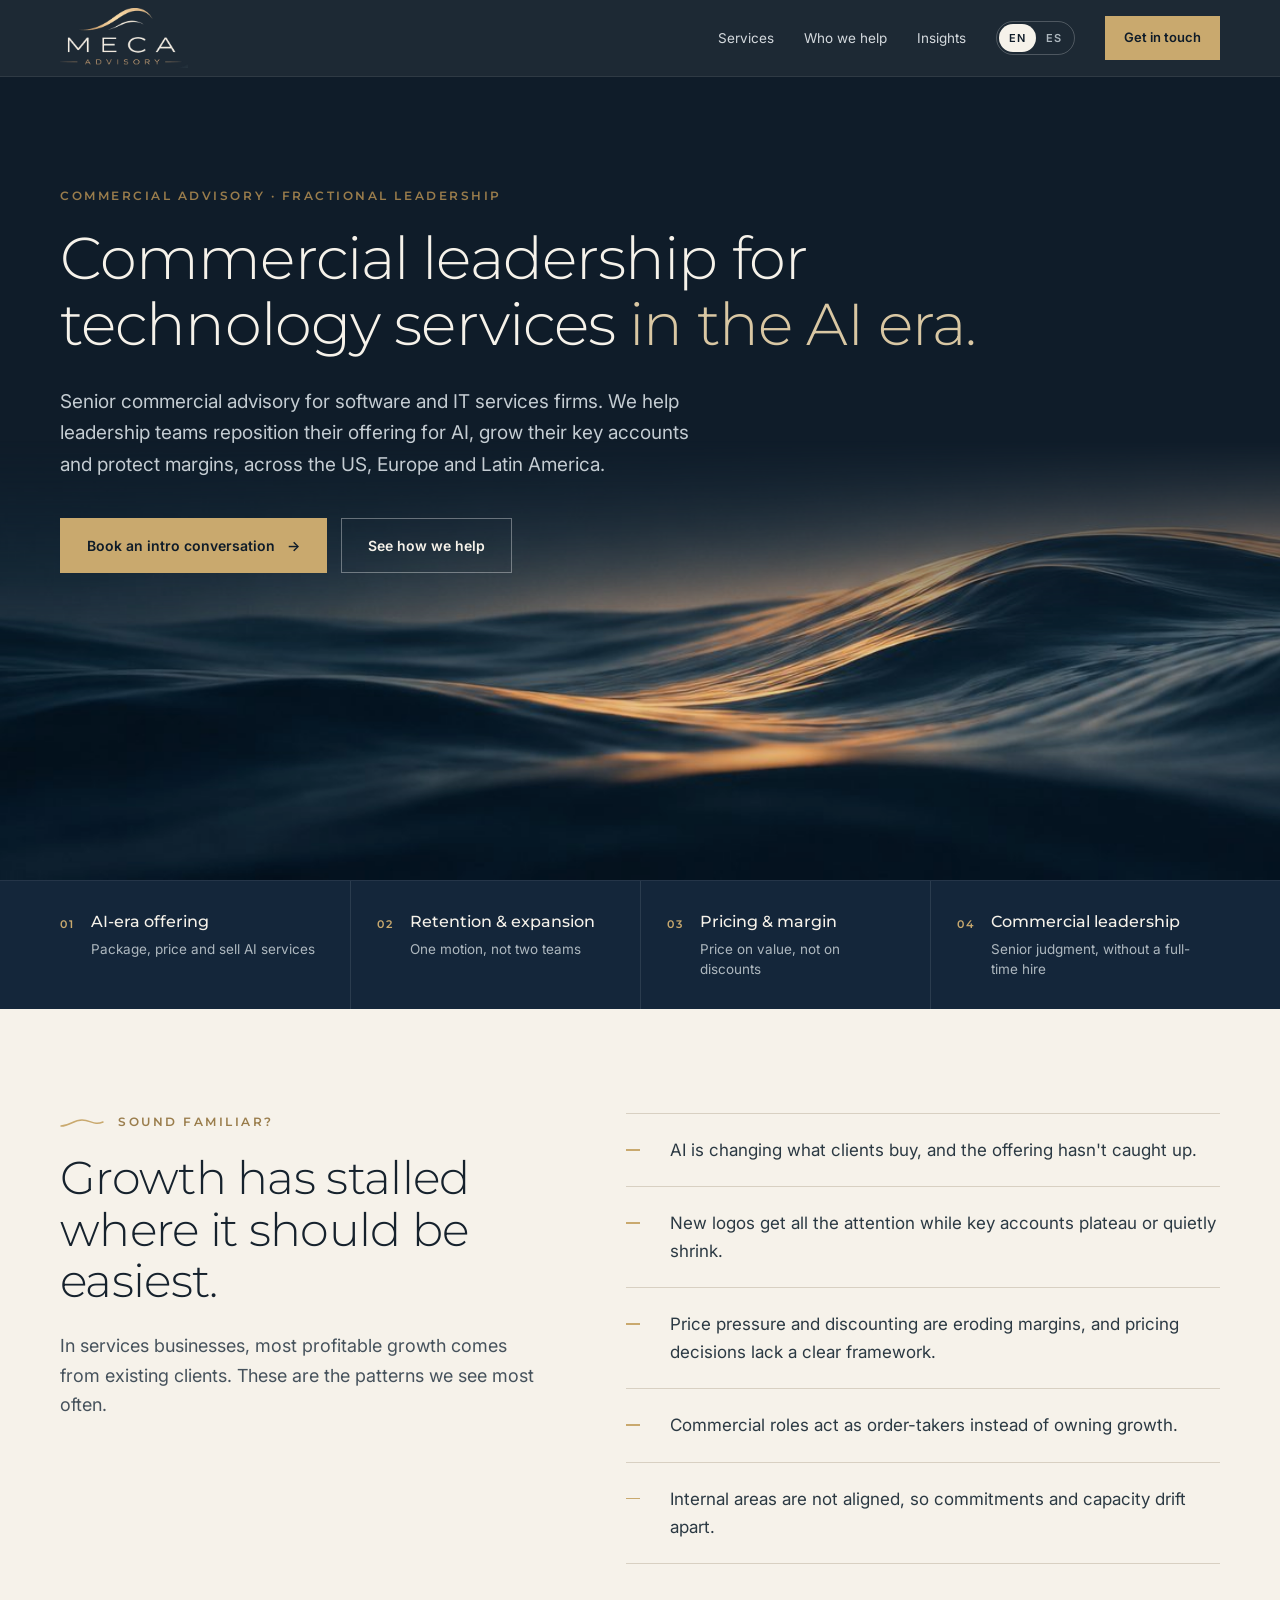
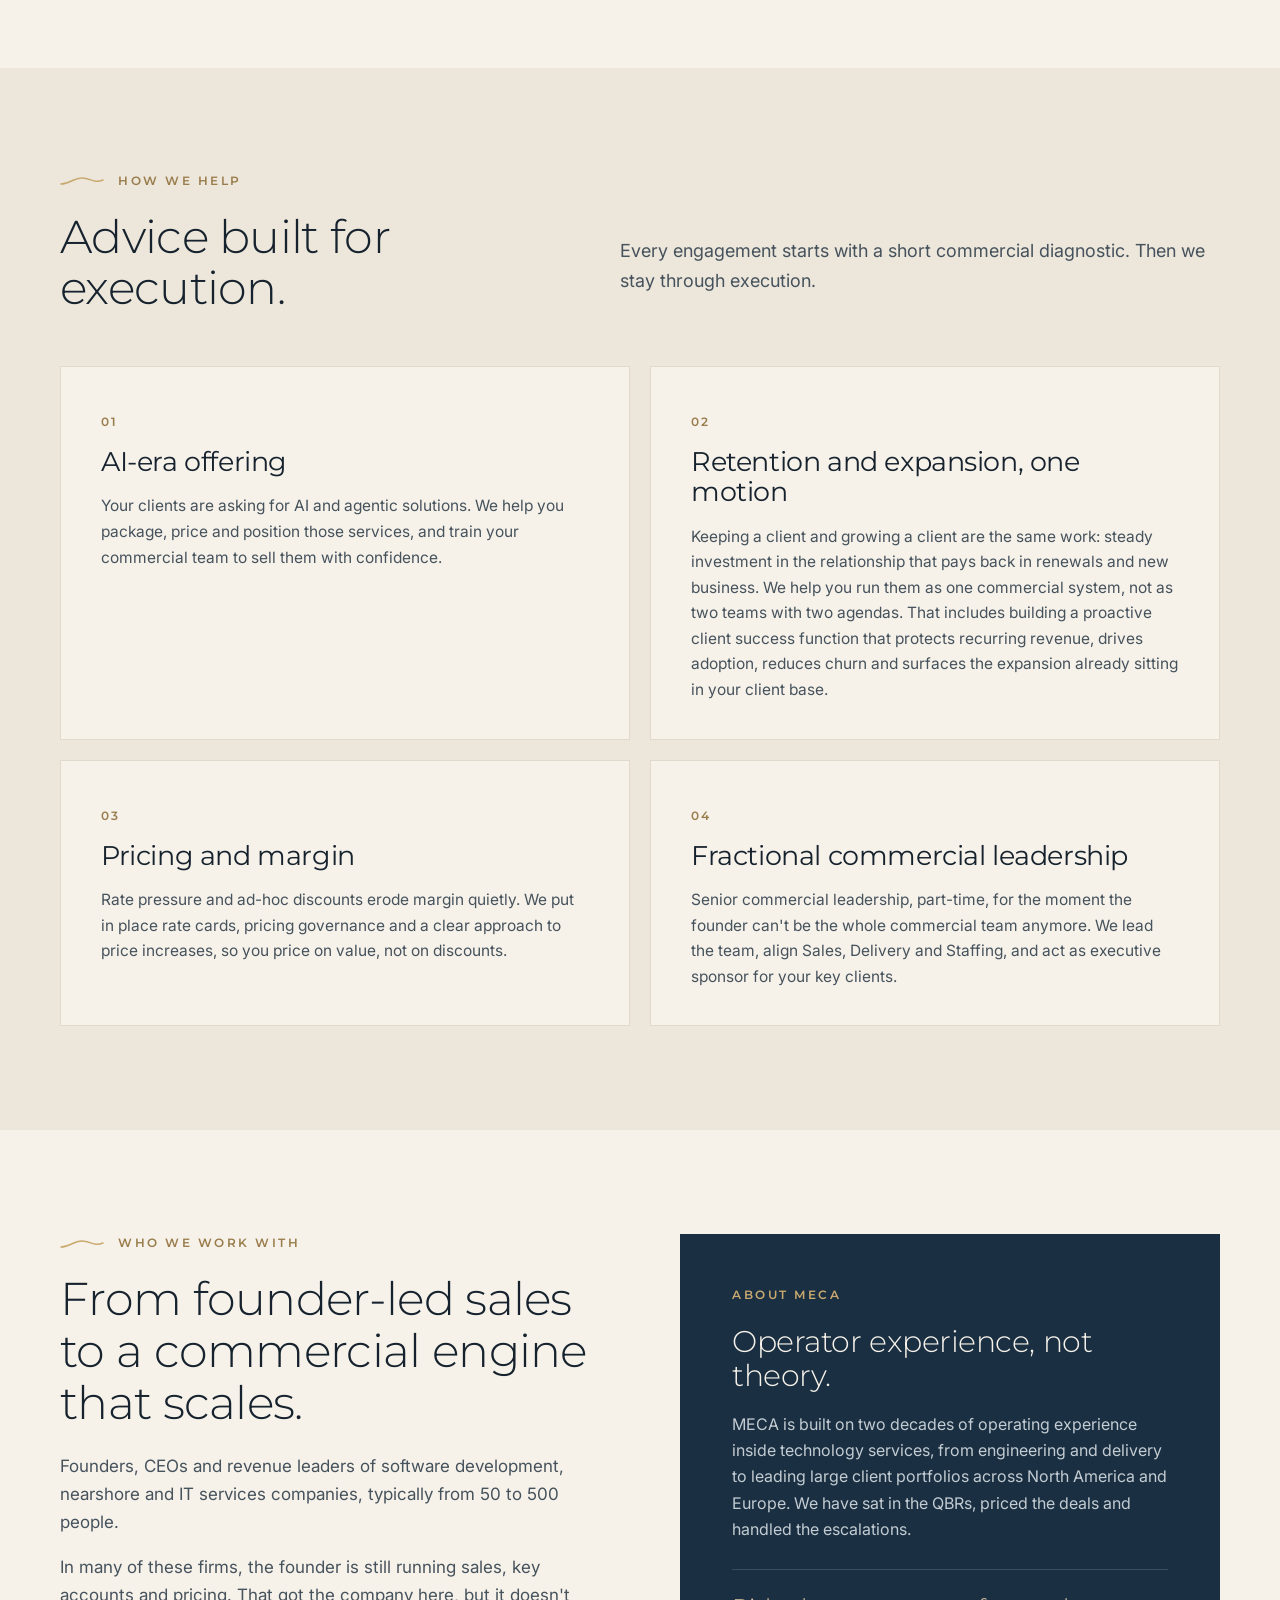
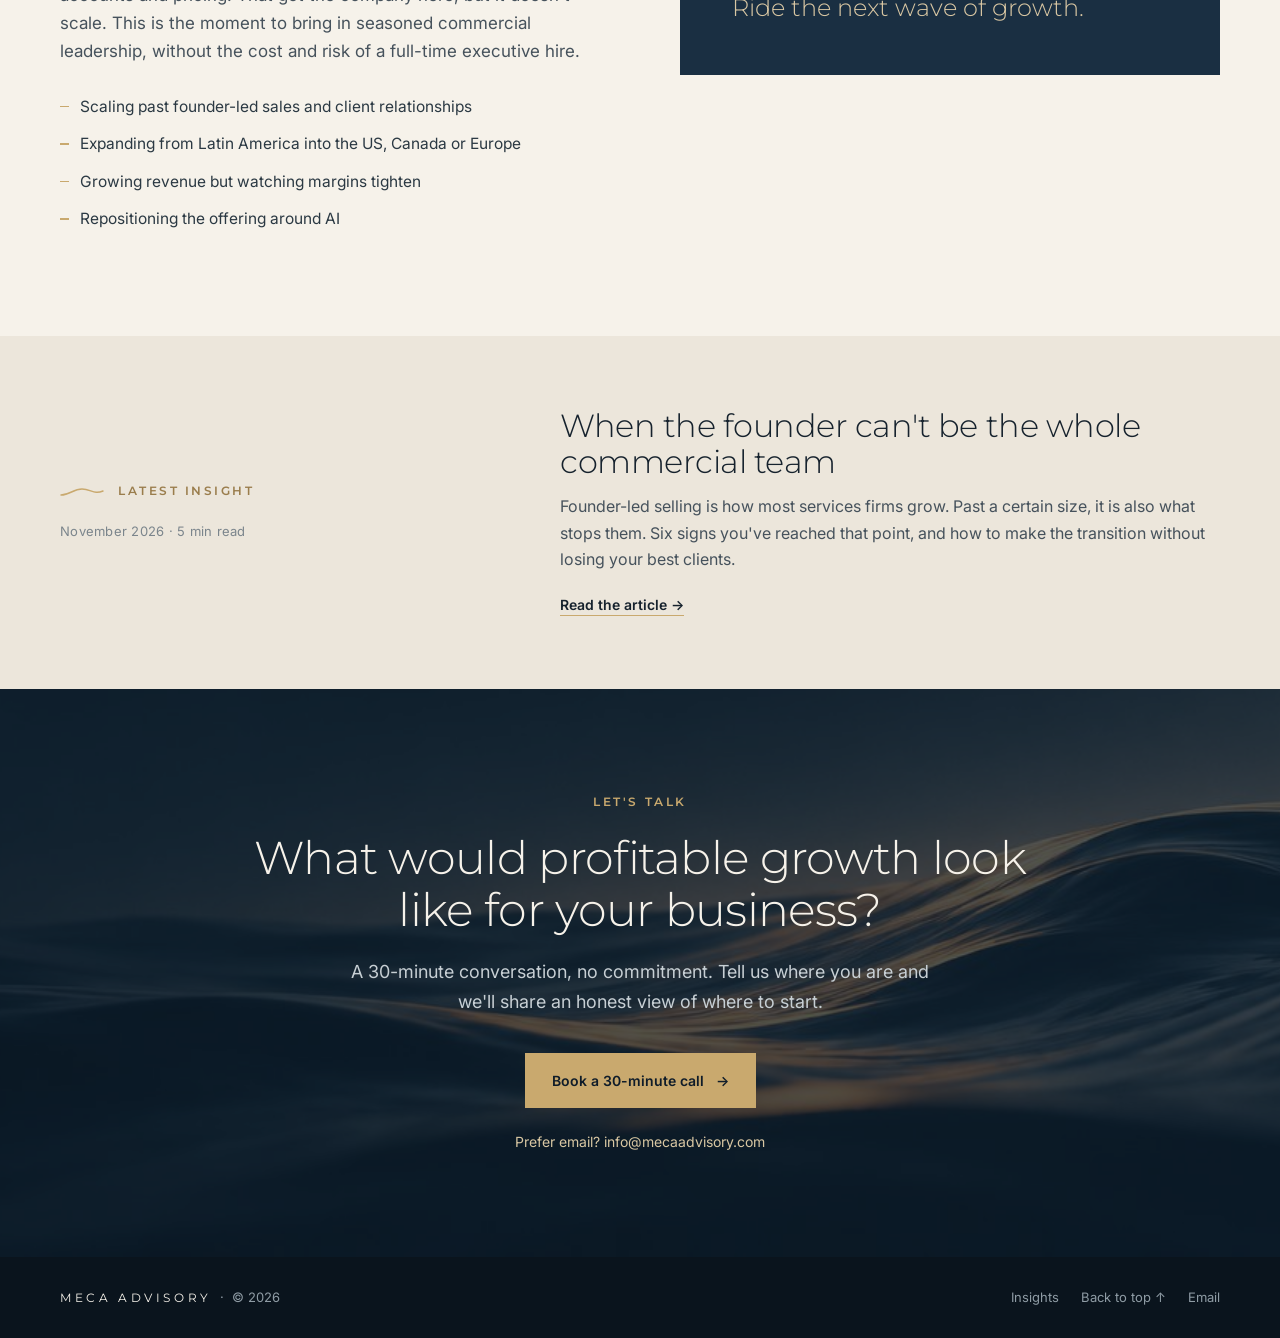
<file: index.html>
<!doctype html>
<html lang="en" data-lang="en">
<head>
  <meta charset="utf-8" />
  <meta name="viewport" content="width=device-width, initial-scale=1" />
  <title>MECA Advisory | Commercial leadership for technology services in the AI era</title>
  <meta name="description" content="Senior commercial advisory for software and IT services firms: AI-era offering, retention and expansion, pricing and margin, and fractional commercial leadership." />
  <meta name="theme-color" content="#0f1c29" />
  <link rel="canonical" href="https://mecaadvisory.com/" />
  <meta property="og:type" content="website" />
  <meta property="og:url" content="https://mecaadvisory.com/" />
  <meta property="og:title" content="MECA Advisory | Commercial leadership for technology services in the AI era" />
  <meta property="og:description" content="Senior commercial advisory for software and IT services firms: AI-era offering, retention and expansion, pricing and margin, and fractional commercial leadership." />
  <meta property="og:image" content="https://mecaadvisory.com/assets/og-image.jpg" />
  <meta name="twitter:card" content="summary_large_image" />
  <link rel="icon" href="assets/favicon.svg" type="image/svg+xml" />
  <link rel="preconnect" href="https://fonts.googleapis.com" />
  <link rel="preconnect" href="https://fonts.gstatic.com" crossorigin />
  <link href="https://fonts.googleapis.com/css2?family=Montserrat:wght@300;400;500;600&family=Inter:wght@400;500;600&display=swap" rel="stylesheet" />
  <link rel="stylesheet" href="assets/site.css" />
</head>
<body>

<header class="site-header">
  <div class="container nav">
    <a class="logo" href="#top" aria-label="MECA Advisory"><img src="assets/meca-logo.png" alt="MECA Advisory" width="360" height="166" /></a>
    <nav class="nav-links" aria-label="Main">
      <a class="nl" href="#services"><span lang="en">Services</span><span lang="es">Servicios</span></a>
      <a class="nl" href="#who"><span lang="en">Who we help</span><span lang="es">A quién ayudamos</span></a>
      <a class="nl" href="insights/"><span lang="en">Insights</span><span lang="es">Insights</span></a>
      <div class="lang" role="group" aria-label="Language / Idioma">
        <button type="button" data-set-lang="en" aria-pressed="true">EN</button>
        <button type="button" data-set-lang="es" aria-pressed="false">ES</button>
      </div>
      <a class="btn" href="#contact"><span lang="en">Get in touch</span><span lang="es">Contacto</span></a>
    </nav>
  </div>
</header>

<main id="top">

  <!-- 1. HERO + FOCUS STRIP -->
  <section class="hero" aria-labelledby="hero-title" style="padding:0">
    <div class="container hero-inner">
      <div class="eyebrow">
        <span lang="en">Commercial advisory · Fractional leadership</span>
        <span lang="es">Asesoría comercial · Liderazgo fraccional</span>
      </div>
      <h1 id="hero-title">
        <span lang="en">Commercial leadership for technology services <span class="gold">in the AI era.</span></span>
        <span lang="es">Liderazgo comercial para servicios de tecnología <span class="gold">en la era de la IA.</span></span>
      </h1>
      <p class="sub">
        <span lang="en">Senior commercial advisory for software and IT services firms. We help leadership teams reposition their offering for AI, grow their key accounts and protect margins, across the US, Europe and Latin America.</span>
        <span lang="es">Asesoría comercial senior para empresas de software y servicios IT. Ayudamos a equipos directivos a reposicionar su oferta para la IA, hacer crecer sus cuentas clave y proteger márgenes, en Estados Unidos, Europa y América Latina.</span>
      </p>
      <div class="hero-actions">
        <a class="btn" href="https://calendar.app.google/ktj532A66obxFgog8" target="_blank" rel="noopener"><span lang="en">Book an intro conversation</span><span lang="es">Agendá una primera conversación</span> <span aria-hidden="true">→</span></a>
        <a class="btn btn-ghost" href="#services"><span lang="en">See how we help</span><span lang="es">Cómo ayudamos</span></a>
      </div>
    </div>
  </section>

  <div class="focus" aria-label="Focus areas">
    <div class="container focus-grid">
      <a class="focus-item" href="#services"><span class="k">01</span><div><div class="t"><span lang="en">AI-era offering</span><span lang="es">Oferta para la era de la IA</span></div><div class="d"><span lang="en">Package, price and sell AI services</span><span lang="es">Empaquetar, cotizar y vender servicios de IA</span></div></div></a>
      <a class="focus-item" href="#services"><span class="k">02</span><div><div class="t"><span lang="en">Retention &amp; expansion</span><span lang="es">Retención y expansión</span></div><div class="d"><span lang="en">One motion, not two teams</span><span lang="es">Un mismo trabajo, no dos equipos</span></div></div></a>
      <a class="focus-item" href="#services"><span class="k">03</span><div><div class="t"><span lang="en">Pricing &amp; margin</span><span lang="es">Pricing y margen</span></div><div class="d"><span lang="en">Price on value, not on discounts</span><span lang="es">Precios por valor, no por descuento</span></div></div></a>
      <a class="focus-item" href="#services"><span class="k">04</span><div><div class="t"><span lang="en">Commercial leadership</span><span lang="es">Liderazgo comercial</span></div><div class="d"><span lang="en">Senior judgment, without a full-time hire</span><span lang="es">Criterio senior, sin una contratación full-time</span></div></div></a>
    </div>
  </div>

  <!-- 2. SOUND FAMILIAR? -->
  <section aria-labelledby="ch-title">
    <div class="container challenges-grid">
      <div>
        <div class="eyebrow"><svg class="wave" viewBox="0 0 44 12" aria-hidden="true"><path d="M1 9 C10 9 13 3 22 3 S34 9 43 5"/></svg><span lang="en">Sound familiar?</span><span lang="es">¿Te suena?</span></div>
        <h2 id="ch-title"><span lang="en">Growth has stalled where it should be easiest.</span><span lang="es">El crecimiento se frena donde debería ser más fácil.</span></h2>
        <p class="section-intro" style="margin-top:24px"><span lang="en">In services businesses, most profitable growth comes from existing clients. These are the patterns we see most often.</span><span lang="es">En empresas de servicios, el crecimiento más rentable viene de los clientes actuales. Estos son los patrones que vemos con más frecuencia.</span></p>
      </div>
      <ul class="challenge-list">
        <li><span lang="en">AI is changing what clients buy, and the offering hasn't caught up.</span><span lang="es">La IA está cambiando lo que compran los clientes, y la oferta todavía no se adaptó.</span></li>
        <li><span lang="en">New logos get all the attention while key accounts plateau or quietly shrink.</span><span lang="es">Los clientes nuevos se llevan toda la atención mientras las cuentas clave se estancan o se achican.</span></li>
        <li><span lang="en">Price pressure and discounting are eroding margins, and pricing decisions lack a clear framework.</span><span lang="es">La presión sobre los precios y los descuentos erosionan el margen, y no hay un criterio claro de pricing.</span></li>
        <li><span lang="en">Commercial roles act as order-takers instead of owning growth.</span><span lang="es">Los roles comerciales toman pedidos en lugar de ser dueños del crecimiento.</span></li>
        <li><span lang="en">Internal areas are not aligned, so commitments and capacity drift apart.</span><span lang="es">Las áreas internas no están alineadas, y lo comprometido no coincide con la capacidad real.</span></li>
      </ul>
    </div>
  </section>

  <!-- 3. SERVICES -->
  <section class="services" id="services" aria-labelledby="sv-title">
    <div class="container">
      <div class="services-head">
        <div>
          <div class="eyebrow"><svg class="wave" viewBox="0 0 44 12" aria-hidden="true"><path d="M1 9 C10 9 13 3 22 3 S34 9 43 5"/></svg><span lang="en">How we help</span><span lang="es">Cómo ayudamos</span></div>
          <h2 id="sv-title"><span lang="en">Advice built for execution.</span><span lang="es">Asesoría pensada para ejecutar.</span></h2>
        </div>
        <p class="section-intro"><span lang="en">Every engagement starts with a short commercial diagnostic. Then we stay through execution.</span><span lang="es">Cada proyecto empieza con un breve diagnóstico comercial. Después acompañamos la ejecución.</span></p>
      </div>

      <div class="service-grid">
        <article class="service">
          <span class="tag">01</span>
          <h3><span lang="en">AI-era offering</span><span lang="es">Oferta para la era de la IA</span></h3>
          <p><span lang="en">Your clients are asking for AI and agentic solutions. We help you package, price and position those services, and train your commercial team to sell them with confidence.</span><span lang="es">Tus clientes están pidiendo soluciones de IA y desarrollo agéntico. Te ayudamos a empaquetar, cotizar y posicionar esos servicios, y a capacitar al equipo comercial para venderlos con seguridad.</span></p>
        </article>

        <article class="service">
          <span class="tag">02</span>
          <h3><span lang="en">Retention and expansion, one motion</span><span lang="es">Retención y expansión, un mismo trabajo</span></h3>
          <p><span lang="en">Keeping a client and growing a client are the same work: steady investment in the relationship that pays back in renewals and new business. We help you run them as one commercial system, not as two teams with two agendas. That includes building a proactive client success function that protects recurring revenue, drives adoption, reduces churn and surfaces the expansion already sitting in your client base.</span><span lang="es">Retener un cliente y hacerlo crecer son el mismo trabajo: una inversión constante en la relación que se traduce en renovaciones y nuevos negocios. Te ayudamos a gestionarlos como un único sistema comercial, no como dos equipos con dos agendas. Eso incluye construir un área de client success proactiva que proteja los ingresos recurrentes, impulse la adopción, reduzca el churn y detecte las oportunidades de expansión que ya existen en tu cartera de clientes.</span></p>
        </article>

        <article class="service">
          <span class="tag">03</span>
          <h3><span lang="en">Pricing and margin</span><span lang="es">Pricing y margen</span></h3>
          <p><span lang="en">Rate pressure and ad-hoc discounts erode margin quietly. We put in place rate cards, pricing governance and a clear approach to price increases, so you price on value, not on discounts.</span><span lang="es">La presión sobre las tarifas y los descuentos sin criterio erosionan el margen sin que se note. Implementamos tarifarios, gobernanza de precios y un enfoque claro para los aumentos, para que el precio refleje el valor y no el descuento.</span></p>
        </article>

        <article class="service">
          <span class="tag">04</span>
          <h3><span lang="en">Fractional commercial leadership</span><span lang="es">Liderazgo comercial fraccional</span></h3>
          <p><span lang="en">Senior commercial leadership, part-time, for the moment the founder can't be the whole commercial team anymore. We lead the team, align Sales, Delivery and Staffing, and act as executive sponsor for your key clients.</span><span lang="es">Liderazgo comercial senior part-time, para el momento en que el fundador ya no puede ser todo el equipo comercial. Lideramos el equipo, alineamos Ventas, Delivery y Staffing, y actuamos como sponsor ejecutivo de tus clientes clave.</span></p>
        </article>
      </div>
    </div>
  </section>

  <!-- 4. WHO + ABOUT -->
  <section class="who" id="who" aria-labelledby="who-title">
    <div class="container who-grid">
      <div>
        <div class="eyebrow"><svg class="wave" viewBox="0 0 44 12" aria-hidden="true"><path d="M1 9 C10 9 13 3 22 3 S34 9 43 5"/></svg><span lang="en">Who we work with</span><span lang="es">Con quién trabajamos</span></div>
        <h2 id="who-title"><span lang="en">From founder-led sales to a commercial engine that scales.</span><span lang="es">De la venta liderada por el fundador a un motor comercial que escala.</span></h2>
        <p style="margin-top:24px"><span lang="en">Founders, CEOs and revenue leaders of software development, nearshore and IT services companies, typically from 50 to 500 people.</span><span lang="es">Fundadores, CEOs y líderes de revenue de empresas de desarrollo de software, nearshore y servicios IT, normalmente de 50 a 500 personas.</span></p>
        <p><span lang="en">In many of these firms, the founder is still running sales, key accounts and pricing. That got the company here, but it doesn't scale. This is the moment to bring in seasoned commercial leadership, without the cost and risk of a full-time executive hire.</span><span lang="es">En muchas de estas empresas, el fundador sigue manejando las ventas, las cuentas clave y el pricing. Eso trajo a la empresa hasta acá, pero no escala. Es el momento de sumar liderazgo comercial con experiencia, sin el costo ni el riesgo de una contratación ejecutiva full-time.</span></p>
        <div class="fit">
          <div><span lang="en">Scaling past founder-led sales and client relationships</span><span lang="es">Dejando atrás la venta y la relación con clientes centradas en el fundador</span></div>
          <div><span lang="en">Expanding from Latin America into the US, Canada or Europe</span><span lang="es">Expandiéndose desde América Latina a EE.&nbsp;UU., Canadá o Europa</span></div>
          <div><span lang="en">Growing revenue but watching margins tighten</span><span lang="es">Creciendo en facturación, pero con márgenes cada vez más ajustados</span></div>
          <div><span lang="en">Repositioning the offering around AI</span><span lang="es">Reposicionando la oferta en torno a la IA</span></div>
        </div>
      </div>
      <aside class="about" aria-labelledby="about-title">
        <div class="eyebrow"><span lang="en">About MECA</span><span lang="es">Sobre MECA</span></div>
        <h3 id="about-title"><span lang="en">Operator experience, not theory.</span><span lang="es">Experiencia de operación, no teoría.</span></h3>
        <p><span lang="en">MECA is built on two decades of operating experience inside technology services, from engineering and delivery to leading large client portfolios across North America and Europe. We have sat in the QBRs, priced the deals and handled the escalations.</span><span lang="es">MECA se apoya en dos décadas de experiencia operando dentro de los servicios de tecnología, desde ingeniería y delivery hasta liderar grandes carteras de clientes en Norteamérica y Europa. Estuvimos en los QBRs, armamos los precios y resolvimos los escalamientos.</span></p>
        <div class="tagline"><span lang="en">Ride the next wave of growth.</span><span lang="es">Subite a la próxima ola de crecimiento.</span></div>
      </aside>
    </div>
  </section>

  <!-- INSIGHTS TEASER -->
  <section class="insight-band" aria-labelledby="ins-title">
    <div class="container insight-card">
      <div>
        <div class="eyebrow"><svg class="wave" viewBox="0 0 44 12" aria-hidden="true"><path d="M1 9 C10 9 13 3 22 3 S34 9 43 5"/></svg><span lang="en">Latest insight</span><span lang="es">Último artículo</span></div>
        <div class="meta"><span lang="en">November 2026 · 5 min read</span><span lang="es">Noviembre 2026 · 5 min de lectura · en inglés</span></div>
      </div>
      <div>
        <h3 id="ins-title">When the founder can't be the whole commercial team</h3>
        <p><span lang="en">Founder-led selling is how most services firms grow. Past a certain size, it is also what stops them. Six signs you've reached that point, and how to make the transition without losing your best clients.</span><span lang="es">La venta liderada por el fundador es cómo crecen la mayoría de las empresas de servicios. Pasado cierto tamaño, es también lo que las frena. Seis señales de que llegaste a ese punto, y cómo hacer la transición sin perder a tus mejores clientes.</span></p>
        <a class="read-more" href="insights/founder-led-commercial-leadership/"><span lang="en">Read the article →</span><span lang="es">Leer el artículo →</span></a>
      </div>
    </div>
  </section>

  <!-- 5. CONTACT -->
  <section class="contact dark" id="contact" aria-labelledby="ct-title">
    <div class="container">
      <div class="eyebrow"><span lang="en">Let's talk</span><span lang="es">Conversemos</span></div>
      <h2 id="ct-title"><span lang="en">What would profitable growth look like for your business?</span><span lang="es">¿Cómo se vería un crecimiento rentable para tu empresa?</span></h2>
      <p><span lang="en">A 30-minute conversation, no commitment. Tell us where you are and we'll share an honest view of where to start.</span><span lang="es">Una conversación de 30 minutos, sin compromiso. Contanos dónde estás y te damos una mirada honesta de por dónde empezar.</span></p>
      <a class="btn" href="https://calendar.app.google/ktj532A66obxFgog8" target="_blank" rel="noopener"><span lang="en">Book a 30-minute call</span><span lang="es">Agendá una llamada de 30 minutos</span> <span aria-hidden="true">→</span></a>
      <a class="email" href="mailto:info@mecaadvisory.com"><span lang="en">Prefer email? </span><span lang="es">¿Preferís escribirnos? </span>info@mecaadvisory.com</a>
    </div>
  </section>
</main>

<footer>
  <div class="container footer-inner">
    <div><span class="foot-brand">MECA ADVISORY</span> &nbsp;·&nbsp; © <span id="year">2026</span></div>
    <div style="display:flex;gap:22px"><a href="insights/">Insights</a><a href="#top"><span lang="en">Back to top ↑</span><span lang="es">Volver arriba ↑</span></a><a href="mailto:info@mecaadvisory.com">Email</a></div>
  </div>
</footer>

<script src="assets/site.js"></script>
</body>
</html>
</file>
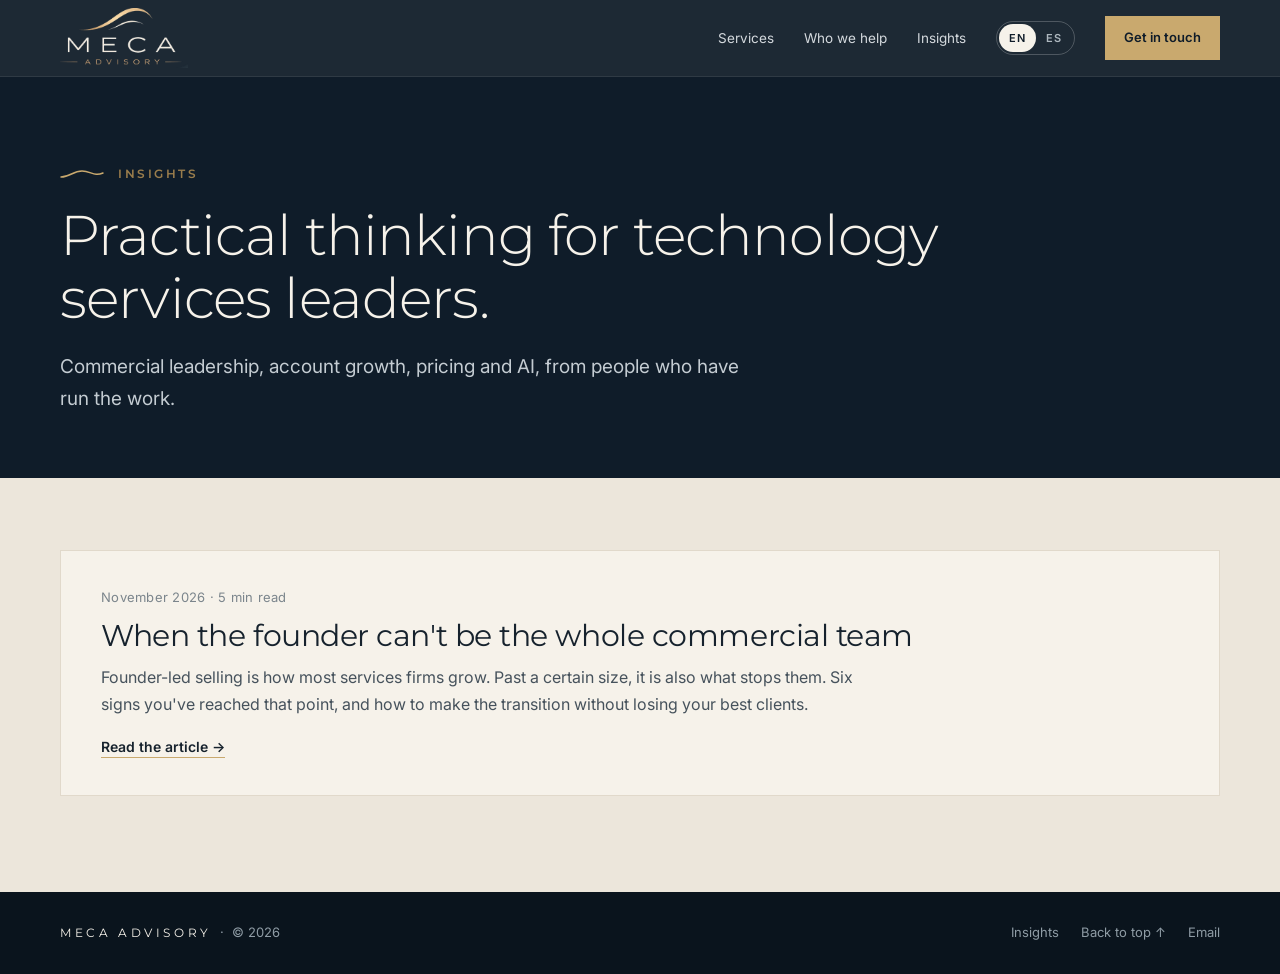
<file: insights/index.html>
<!doctype html>
<html lang="en" data-lang="en">
<head>
  <meta charset="utf-8" />
  <meta name="viewport" content="width=device-width, initial-scale=1" />
  <title>Insights | MECA Advisory</title>
  <meta name="description" content="Practical thinking on commercial leadership, account growth, pricing and AI for technology services firms." />
  <meta name="theme-color" content="#0f1c29" />
  <link rel="canonical" href="https://mecaadvisory.com/insights/" />
  <meta property="og:type" content="article" />
  <meta property="og:url" content="https://mecaadvisory.com/insights/" />
  <meta property="og:title" content="Insights | MECA Advisory" />
  <meta property="og:description" content="Practical thinking on commercial leadership, account growth, pricing and AI for technology services firms." />
  <meta property="og:image" content="https://mecaadvisory.com/assets/og-image.jpg" />
  <meta name="twitter:card" content="summary_large_image" />
  <link rel="icon" href="../assets/favicon.svg" type="image/svg+xml" />
  <link rel="preconnect" href="https://fonts.googleapis.com" />
  <link rel="preconnect" href="https://fonts.gstatic.com" crossorigin />
  <link href="https://fonts.googleapis.com/css2?family=Montserrat:wght@300;400;500;600&family=Inter:wght@400;500;600&display=swap" rel="stylesheet" />
  <link rel="stylesheet" href="../assets/site.css" />
</head>
<body>

<header class="site-header">
  <div class="container nav">
    <a class="logo" href="../" aria-label="MECA Advisory"><img src="../assets/meca-logo.png" alt="MECA Advisory" width="360" height="166" /></a>
    <nav class="nav-links" aria-label="Main">
      <a class="nl" href="../#services"><span lang="en">Services</span><span lang="es">Servicios</span></a>
      <a class="nl" href="../#who"><span lang="en">Who we help</span><span lang="es">A quién ayudamos</span></a>
      <a class="nl" href="../insights/"><span lang="en">Insights</span><span lang="es">Insights</span></a>
      <div class="lang" role="group" aria-label="Language / Idioma">
        <button type="button" data-set-lang="en" aria-pressed="true">EN</button>
        <button type="button" data-set-lang="es" aria-pressed="false">ES</button>
      </div>
      <a class="btn" href="../#contact"><span lang="en">Get in touch</span><span lang="es">Contacto</span></a>
    </nav>
  </div>
</header>

<main id="top">
  <section class="page-head" style="padding-bottom:64px">
    <div class="container">
      <div class="eyebrow"><svg class="wave" viewBox="0 0 44 12" aria-hidden="true"><path d="M1 9 C10 9 13 3 22 3 S34 9 43 5"/></svg>Insights</div>
      <h1><span lang="en">Practical thinking for technology services leaders.</span><span lang="es">Ideas prácticas para líderes de servicios de tecnología.</span></h1>
      <p class="lead"><span lang="en">Commercial leadership, account growth, pricing and AI, from people who have run the work.</span><span lang="es">Liderazgo comercial, crecimiento de cuentas, pricing e IA, desde la experiencia de haber hecho el trabajo.</span></p>
    </div>
  </section>
  <section class="services" style="padding:72px 0 96px">
    <div class="container post-list">
      <a class="post" href="founder-led-commercial-leadership/">
        <div class="meta"><span lang="en">November 2026 · 5 min read</span><span lang="es">Noviembre 2026 · 5 min de lectura · en inglés</span></div>
        <h2>When the founder can't be the whole commercial team</h2>
        <p><span lang="en">Founder-led selling is how most services firms grow. Past a certain size, it is also what stops them. Six signs you've reached that point, and how to make the transition without losing your best clients.</span><span lang="es">La venta liderada por el fundador es cómo crecen la mayoría de las empresas de servicios. Pasado cierto tamaño, es también lo que las frena. Seis señales de que llegaste a ese punto, y cómo hacer la transición sin perder a tus mejores clientes.</span></p>
        <span class="read-more"><span lang="en">Read the article →</span><span lang="es">Leer el artículo →</span></span>
      </a>
    </div>
  </section>
</main>

<footer>
  <div class="container footer-inner">
    <div><span class="foot-brand">MECA ADVISORY</span> &nbsp;·&nbsp; © <span id="year">2026</span></div>
    <div style="display:flex;gap:22px"><a href="../insights/">Insights</a><a href="#top"><span lang="en">Back to top ↑</span><span lang="es">Volver arriba ↑</span></a><a href="mailto:info@mecaadvisory.com">Email</a></div>
  </div>
</footer>
<script src="../assets/site.js"></script>
</body>
</html>
</file>
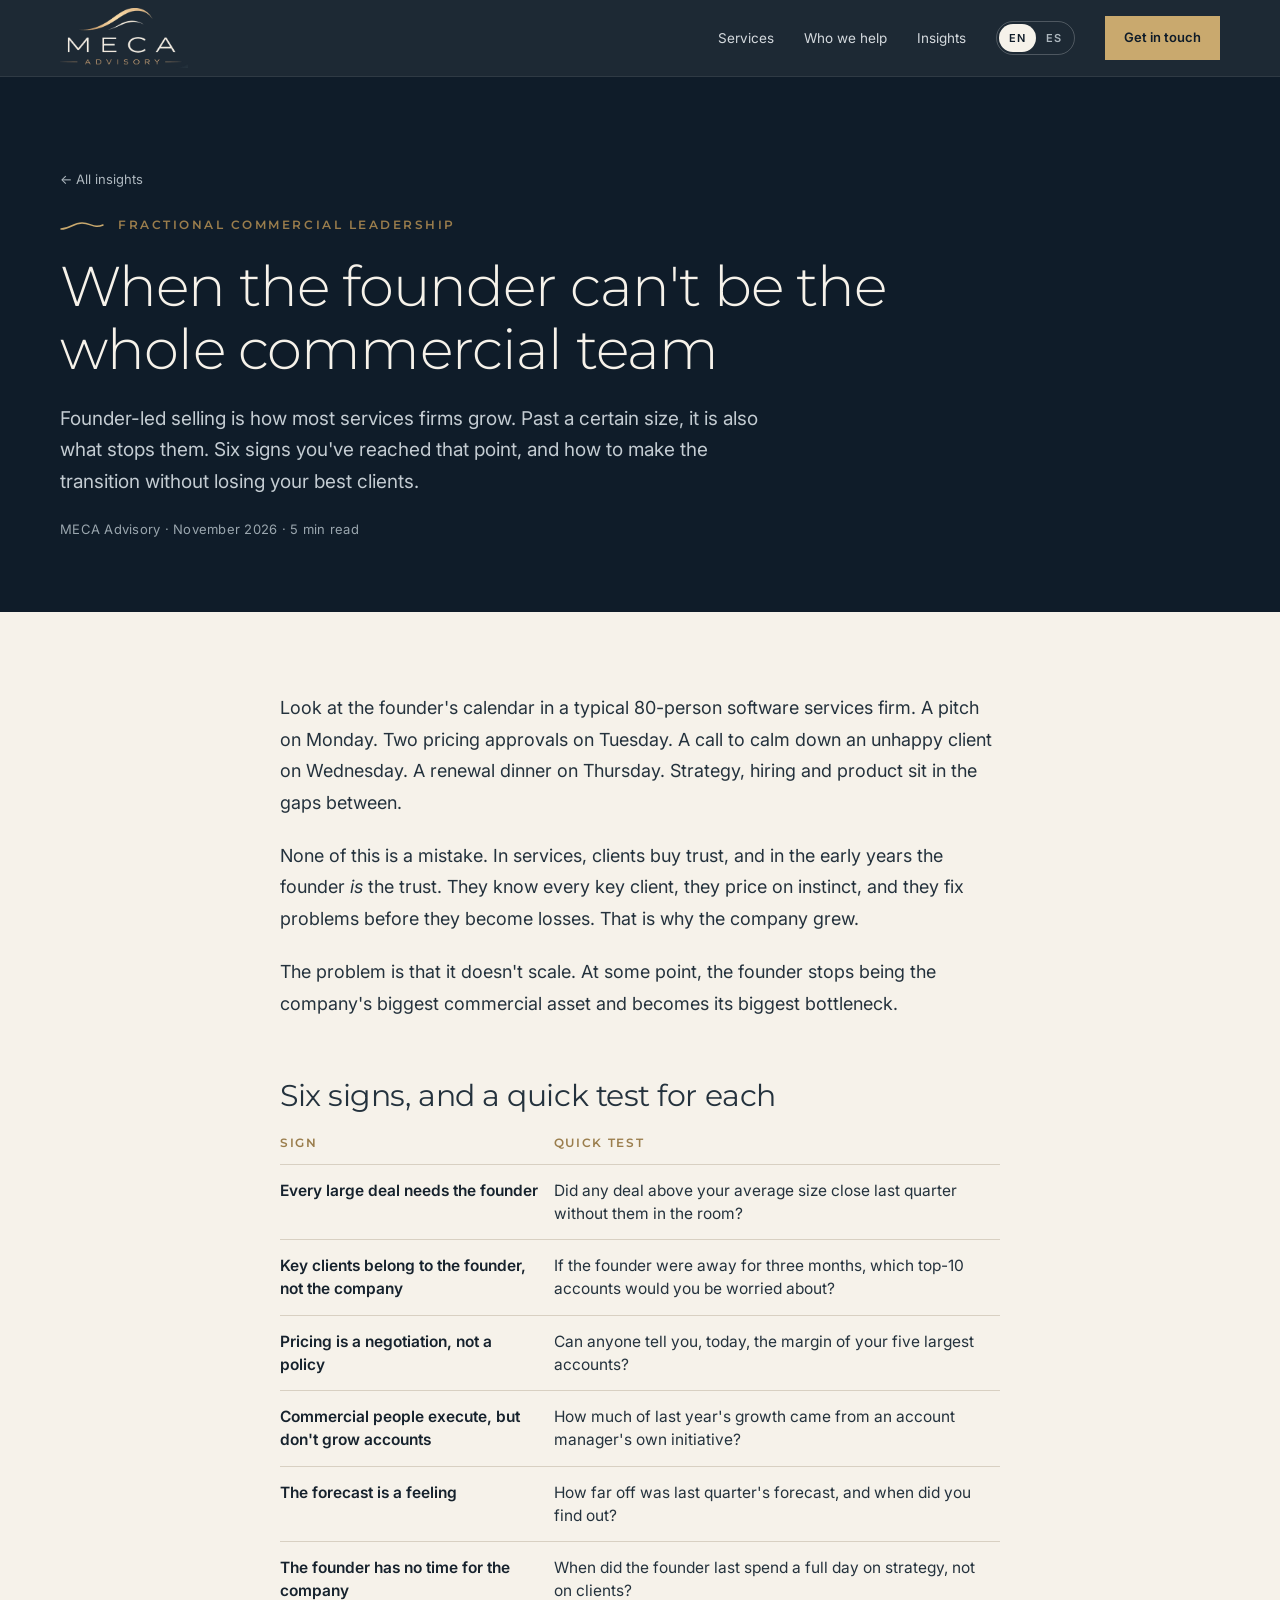
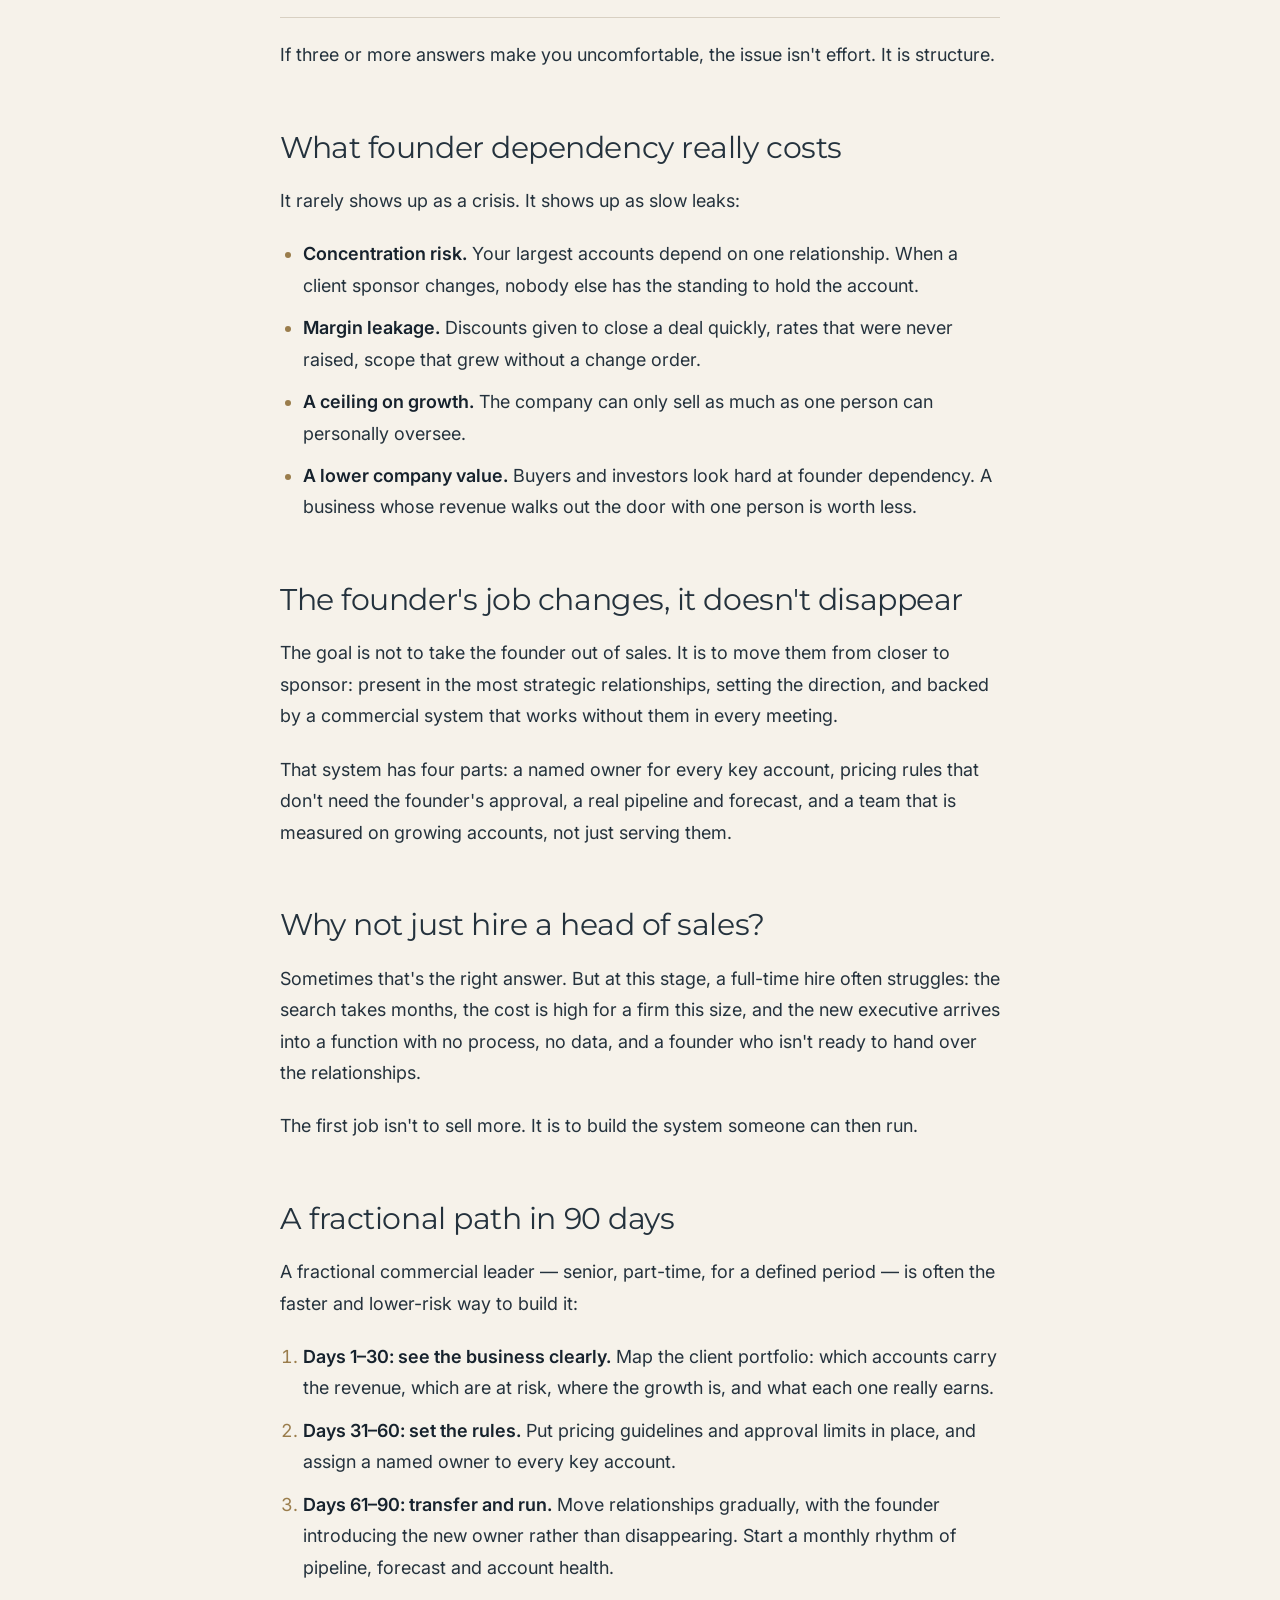
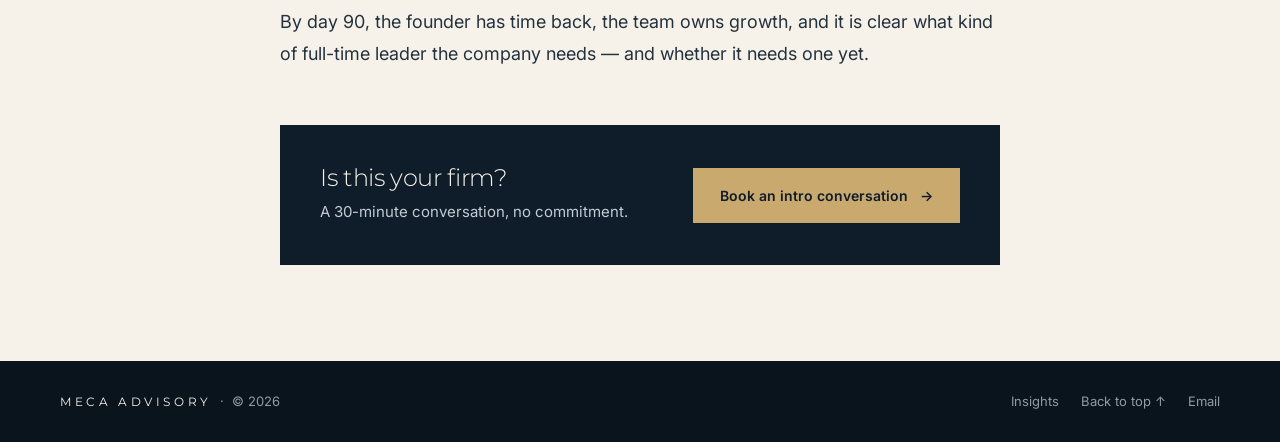
<file: insights/founder-led-commercial-leadership/index.html>
<!doctype html>
<html lang="en" data-lang="en">
<head>
  <meta charset="utf-8" />
  <meta name="viewport" content="width=device-width, initial-scale=1" />
  <title>When the founder can't be the whole commercial team | MECA Advisory</title>
  <meta name="description" content="Founder-led selling is how most services firms grow. Past a certain size, it is also what stops them. Six signs you&#39;ve reached that point, and how to make the transition without losing your best clients." />
  <meta name="theme-color" content="#0f1c29" />
  <link rel="canonical" href="https://mecaadvisory.com/insights/founder-led-commercial-leadership/" />
  <meta property="og:type" content="article" />
  <meta property="og:url" content="https://mecaadvisory.com/insights/founder-led-commercial-leadership/" />
  <meta property="og:title" content="When the founder can't be the whole commercial team | MECA Advisory" />
  <meta property="og:description" content="Founder-led selling is how most services firms grow. Past a certain size, it is also what stops them. Six signs you&#39;ve reached that point, and how to make the transition without losing your best clients." />
  <meta property="og:image" content="https://mecaadvisory.com/assets/og-image.jpg" />
  <meta name="twitter:card" content="summary_large_image" />
  <link rel="icon" href="../../assets/favicon.svg" type="image/svg+xml" />
  <link rel="preconnect" href="https://fonts.googleapis.com" />
  <link rel="preconnect" href="https://fonts.gstatic.com" crossorigin />
  <link href="https://fonts.googleapis.com/css2?family=Montserrat:wght@300;400;500;600&family=Inter:wght@400;500;600&display=swap" rel="stylesheet" />
  <link rel="stylesheet" href="../../assets/site.css" />
</head>
<body>

<header class="site-header">
  <div class="container nav">
    <a class="logo" href="../../" aria-label="MECA Advisory"><img src="../../assets/meca-logo.png" alt="MECA Advisory" width="360" height="166" /></a>
    <nav class="nav-links" aria-label="Main">
      <a class="nl" href="../../#services"><span lang="en">Services</span><span lang="es">Servicios</span></a>
      <a class="nl" href="../../#who"><span lang="en">Who we help</span><span lang="es">A quién ayudamos</span></a>
      <a class="nl" href="../../insights/"><span lang="en">Insights</span><span lang="es">Insights</span></a>
      <div class="lang" role="group" aria-label="Language / Idioma">
        <button type="button" data-set-lang="en" aria-pressed="true">EN</button>
        <button type="button" data-set-lang="es" aria-pressed="false">ES</button>
      </div>
      <a class="btn" href="../../#contact"><span lang="en">Get in touch</span><span lang="es">Contacto</span></a>
    </nav>
  </div>
</header>

<main id="top">
  <section class="page-head">
    <div class="container">
      <a class="crumb" href="../"><span lang="en">← All insights</span><span lang="es">← Todos los artículos</span></a>
      <div class="eyebrow"><svg class="wave" viewBox="0 0 44 12" aria-hidden="true"><path d="M1 9 C10 9 13 3 22 3 S34 9 43 5"/></svg><span lang="en">Fractional commercial leadership</span><span lang="es">Liderazgo comercial fraccional</span></div>
      <h1>When the founder can't be the whole commercial team</h1>
      <p class="lead">Founder-led selling is how most services firms grow. Past a certain size, it is also what stops them. Six signs you've reached that point, and how to make the transition without losing your best clients.</p>
      <div class="meta">MECA Advisory · November 2026 · 5 min read</div>
    </div>
  </section>

  <section class="article">
    <div class="container">
      <article class="prose">
        <p class="lang-note" lang="es">Este artículo está disponible en inglés por ahora.</p>

        <p>Look at the founder's calendar in a typical 80-person software services firm. A pitch on Monday. Two pricing approvals on Tuesday. A call to calm down an unhappy client on Wednesday. A renewal dinner on Thursday. Strategy, hiring and product sit in the gaps between.</p>
        <p>None of this is a mistake. In services, clients buy trust, and in the early years the founder <em>is</em> the trust. They know every key client, they price on instinct, and they fix problems before they become losses. That is why the company grew.</p>
        <p>The problem is that it doesn't scale. At some point, the founder stops being the company's biggest commercial asset and becomes its biggest bottleneck.</p>

        <h2>Six signs, and a quick test for each</h2>
        <table>
          <thead><tr><th>Sign</th><th>Quick test</th></tr></thead>
          <tbody>
            <tr><td>Every large deal needs the founder</td><td>Did any deal above your average size close last quarter without them in the room?</td></tr>
            <tr><td>Key clients belong to the founder, not the company</td><td>If the founder were away for three months, which top-10 accounts would you be worried about?</td></tr>
            <tr><td>Pricing is a negotiation, not a policy</td><td>Can anyone tell you, today, the margin of your five largest accounts?</td></tr>
            <tr><td>Commercial people execute, but don't grow accounts</td><td>How much of last year's growth came from an account manager's own initiative?</td></tr>
            <tr><td>The forecast is a feeling</td><td>How far off was last quarter's forecast, and when did you find out?</td></tr>
            <tr><td>The founder has no time for the company</td><td>When did the founder last spend a full day on strategy, not on clients?</td></tr>
          </tbody>
        </table>
        <p>If three or more answers make you uncomfortable, the issue isn't effort. It is structure.</p>

        <h2>What founder dependency really costs</h2>
        <p>It rarely shows up as a crisis. It shows up as slow leaks:</p>
        <ul>
          <li><strong>Concentration risk.</strong> Your largest accounts depend on one relationship. When a client sponsor changes, nobody else has the standing to hold the account.</li>
          <li><strong>Margin leakage.</strong> Discounts given to close a deal quickly, rates that were never raised, scope that grew without a change order.</li>
          <li><strong>A ceiling on growth.</strong> The company can only sell as much as one person can personally oversee.</li>
          <li><strong>A lower company value.</strong> Buyers and investors look hard at founder dependency. A business whose revenue walks out the door with one person is worth less.</li>
        </ul>

        <h2>The founder's job changes, it doesn't disappear</h2>
        <p>The goal is not to take the founder out of sales. It is to move them from closer to sponsor: present in the most strategic relationships, setting the direction, and backed by a commercial system that works without them in every meeting.</p>
        <p>That system has four parts: a named owner for every key account, pricing rules that don't need the founder's approval, a real pipeline and forecast, and a team that is measured on growing accounts, not just serving them.</p>

        <h2>Why not just hire a head of sales?</h2>
        <p>Sometimes that's the right answer. But at this stage, a full-time hire often struggles: the search takes months, the cost is high for a firm this size, and the new executive arrives into a function with no process, no data, and a founder who isn't ready to hand over the relationships.</p>
        <p>The first job isn't to sell more. It is to build the system someone can then run.</p>

        <h2>A fractional path in 90 days</h2>
        <p>A fractional commercial leader — senior, part-time, for a defined period — is often the faster and lower-risk way to build it:</p>
        <ol>
          <li><strong>Days 1–30: see the business clearly.</strong> Map the client portfolio: which accounts carry the revenue, which are at risk, where the growth is, and what each one really earns.</li>
          <li><strong>Days 31–60: set the rules.</strong> Put pricing guidelines and approval limits in place, and assign a named owner to every key account.</li>
          <li><strong>Days 61–90: transfer and run.</strong> Move relationships gradually, with the founder introducing the new owner rather than disappearing. Start a monthly rhythm of pipeline, forecast and account health.</li>
        </ol>
        <p>By day 90, the founder has time back, the team owns growth, and it is clear what kind of full-time leader the company needs — and whether it needs one yet.</p>
      </article>

      <div class="article-cta">
        <div>
          <h3><span lang="en">Is this your firm?</span><span lang="es">¿Es tu caso?</span></h3>
          <p><span lang="en">A 30-minute conversation, no commitment.</span><span lang="es">Una conversación de 30 minutos, sin compromiso.</span></p>
        </div>
        <a class="btn" href="https://calendar.app.google/ktj532A66obxFgog8" target="_blank" rel="noopener"><span lang="en">Book an intro conversation</span><span lang="es">Agendá una conversación</span> <span aria-hidden="true">→</span></a>
      </div>
    </div>
  </section>
</main>

<footer>
  <div class="container footer-inner">
    <div><span class="foot-brand">MECA ADVISORY</span> &nbsp;·&nbsp; © <span id="year">2026</span></div>
    <div style="display:flex;gap:22px"><a href="../../insights/">Insights</a><a href="#top"><span lang="en">Back to top ↑</span><span lang="es">Volver arriba ↑</span></a><a href="mailto:info@mecaadvisory.com">Email</a></div>
  </div>
</footer>
<script src="../../assets/site.js"></script>
</body>
</html>
</file>
<file: assets/site.css>
:root{
      --navy:#0f1c29;--navy-2:#14263a;--navy-3:#1a2f42;
      --ivory:#f6f2ea;--sand:#ece6db;--gold:#c9a96e;--gold-soft:#d9c7a3;
      --ink:#16222d;--body:#46525c;--line:#d8d0c2;
      --display:Montserrat,ui-sans-serif,-apple-system,"Segoe UI",sans-serif;
      --sans:Inter,ui-sans-serif,-apple-system,BlinkMacSystemFont,"Segoe UI",Roboto,sans-serif;
    }
    *{box-sizing:border-box}
    html{scroll-behavior:smooth}
    body{margin:0;background:var(--ivory);color:var(--ink);font-family:var(--sans);font-size:16px;line-height:1.65;-webkit-font-smoothing:antialiased}
    a{color:inherit;text-decoration:none}
    img{max-width:100%;display:block}
    :focus-visible{outline:2px solid var(--gold);outline-offset:4px}
    .container{width:min(1160px,calc(100% - 48px));margin-inline:auto}

    /* Language switching: each text has an EN and ES version */
    html[data-lang="en"] [lang="es"]{display:none!important}
    html[data-lang="es"] [lang="en"]{display:none!important}

    /* Header */
    .site-header{position:sticky;top:0;z-index:50;background:rgba(15,28,41,.94);backdrop-filter:blur(10px);-webkit-backdrop-filter:blur(10px);border-bottom:1px solid rgba(255,255,255,.08);color:var(--ivory)}
    .nav{height:76px;display:flex;align-items:center;justify-content:space-between;gap:24px}
    .logo img{width:128px;height:auto}
    .nav-links{display:flex;align-items:center;gap:30px;font-size:13.5px;color:#d5dade}
    .nav-links a:hover{color:var(--gold-soft)}
    .lang{display:inline-flex;border:1px solid rgba(255,255,255,.22);border-radius:999px;padding:2px}
    .lang button{all:unset;cursor:pointer;font-size:11px;font-weight:600;letter-spacing:.08em;padding:5px 10px;border-radius:999px;color:#aeb8bf}
    .lang button[aria-pressed="true"]{background:var(--ivory);color:var(--navy)}
    .lang button:focus-visible{outline:2px solid var(--gold)}

    /* Buttons */
    .btn{display:inline-flex;align-items:center;gap:12px;padding:15px 26px;background:var(--gold);color:var(--navy);font-size:14px;font-weight:600;border:1px solid var(--gold);transition:background .2s,color .2s,border-color .2s}
    .btn:hover{background:var(--ivory);border-color:var(--ivory)}
    .btn-ghost{background:transparent;color:var(--ivory);border-color:rgba(255,255,255,.35)}
    .btn-ghost:hover{background:transparent;color:var(--gold-soft);border-color:var(--gold-soft)}
    .nav .btn{padding:10px 18px;font-size:13px}

    /* Type: Montserrat for headings and labels, Inter for body */
    h1,h2,h3{font-family:var(--display);font-weight:300;line-height:1.12;margin:0;letter-spacing:-.015em}
    h2{font-size:clamp(32px,3.6vw,48px)}
    p{margin:0 0 1em}
    .gold{color:var(--gold-soft)}
    .eyebrow{display:flex;align-items:center;gap:14px;font-family:var(--display);text-transform:uppercase;letter-spacing:.22em;font-size:11.5px;font-weight:600;color:#9a7d4c;margin-bottom:20px}
    .dark .eyebrow{color:var(--gold)}
    .wave{width:44px;height:12px;flex:none}
    .wave path{fill:none;stroke:var(--gold);stroke-width:1.5;stroke-linecap:round}
    .section-intro{max-width:600px;font-size:18px;color:var(--body)}

    /* Hero */
    .hero{position:relative;background:var(--navy);color:var(--ivory);overflow:hidden}
    .hero::after{content:"";position:absolute;inset:auto 0 0 0;height:min(46vw,440px);background:url("hero-ocean.jpg") center bottom/cover no-repeat;opacity:.9;
      -webkit-mask-image:linear-gradient(to bottom,transparent,#000 45%);mask-image:linear-gradient(to bottom,transparent,#000 45%)}
    .hero-inner{position:relative;z-index:1;padding:110px 0 clamp(200px,24vw,320px)}
    .hero h1{font-size:clamp(36px,4.6vw,64px);max-width:1060px;line-height:1.12}
    .hero .sub{font-size:clamp(17px,1.6vw,19px);color:#c4ccd2;max-width:640px;margin:28px 0 38px}
    .hero-actions{display:flex;flex-wrap:wrap;gap:14px}

    /* Focus strip */
    .focus{background:var(--navy-2);color:var(--ivory);border-top:1px solid rgba(255,255,255,.07)}
    .focus-grid{display:grid;grid-template-columns:repeat(4,1fr)}
    .focus-item{padding:30px 26px 30px 0;display:flex;gap:16px;align-items:flex-start;transition:background .2s}
    .focus-item+.focus-item{padding-left:26px;border-left:1px solid rgba(255,255,255,.1)}
    .focus-item:hover .t{color:var(--gold-soft)}
    .focus-item .k{font-family:var(--display);font-size:11px;letter-spacing:.18em;color:var(--gold);font-weight:600;padding-top:4px}
    .focus-item .t{font-family:var(--display);font-size:16px;font-weight:500;line-height:1.35;transition:color .2s}
    .focus-item .d{font-size:13.5px;color:#aeb8bf;margin-top:6px;line-height:1.5}

    section{padding:104px 0}

    /* Challenges */
    .challenges-grid{display:grid;grid-template-columns:.9fr 1.1fr;gap:80px;align-items:start}
    .challenge-list{list-style:none;margin:0;padding:0;border-top:1px solid var(--line)}
    .challenge-list li{display:grid;grid-template-columns:28px 1fr;gap:16px;padding:22px 0;border-bottom:1px solid var(--line);font-size:17px;color:#2b3943}
    .challenge-list li::before{content:"";width:14px;height:1.5px;background:var(--gold);margin-top:13px}

    /* Services */
    .services{background:var(--sand)}
    .services-head{display:flex;justify-content:space-between;align-items:end;gap:40px;margin-bottom:52px}
    .service-grid{display:grid;grid-template-columns:repeat(2,1fr);gap:20px}
    .service{background:var(--ivory);padding:40px 40px 36px;border:1px solid #e1d9cb}
    .service .tag{font-family:var(--display);font-size:11.5px;letter-spacing:.18em;color:#9a7d4c;font-weight:600}
    .service h3{font-size:27px;font-weight:400;margin:14px 0 16px}
    .service p{color:var(--body);font-size:15.5px;margin:0}

    /* Who + About */
    .who-grid{display:grid;grid-template-columns:1fr 1fr;gap:80px}
    .who p{font-size:17px;color:var(--body)}
    .fit{margin-top:28px;display:grid;gap:12px}
    .fit div{font-size:15.5px;color:#2b3943;padding-left:20px;position:relative}
    .fit div::before{content:"";position:absolute;left:0;top:12px;width:9px;height:1.5px;background:var(--gold)}
    .about{background:var(--navy-3);color:var(--ivory);padding:52px;align-self:start}
    .about .eyebrow{color:var(--gold)}
    .about h3{font-size:30px;margin-bottom:18px}
    .about p{color:#c3ccd2;font-size:16px}
    .tagline{font-family:var(--display);font-weight:300;font-size:24px;line-height:1.3;color:var(--gold-soft);border-top:1px solid rgba(255,255,255,.14);padding-top:22px;margin-top:26px}

    /* Contact */
    .contact{position:relative;background:var(--navy);color:var(--ivory);text-align:center;overflow:hidden}
    .contact::before{content:"";position:absolute;inset:0;background:url("hero-ocean.jpg") center 70%/cover no-repeat;opacity:.28}
    .contact .container{position:relative}
    .contact .eyebrow{justify-content:center}
    .contact h2{max-width:820px;margin:0 auto 22px}
    .contact p{max-width:600px;margin:0 auto 36px;color:#c7cfd4;font-size:18px}
    .contact .email{display:block;margin-top:22px;font-size:14px;color:var(--gold-soft)}

    footer{background:#0a141d;color:#8f9ca5;padding:30px 0;font-size:13px}
    .footer-inner{display:flex;justify-content:space-between;align-items:center;gap:20px;flex-wrap:wrap}
    .footer-inner a:hover{color:var(--gold-soft)}
    .foot-brand{font-family:var(--display);color:var(--ivory);letter-spacing:.3em;font-size:12px}

    @media (max-width:980px){
      .nav-links .nl{display:none}
      .challenges-grid,.who-grid{grid-template-columns:1fr;gap:44px}
      .service-grid{grid-template-columns:1fr}
      .focus-grid{grid-template-columns:repeat(2,1fr)}
      .focus-item,.focus-item+.focus-item{padding:24px 16px 24px 0;border-left:0}
      .focus-item:nth-child(even){padding-left:16px;border-left:1px solid rgba(255,255,255,.1)}
      .focus-item:nth-child(-n+2){border-bottom:1px solid rgba(255,255,255,.1)}
      .services-head{display:block}
      .services-head .section-intro{margin-top:20px}
    }
    @media (max-width:600px){
      .container{width:calc(100% - 36px)}
      .nav{height:66px;gap:12px}
      .logo img{width:96px}
      .nav-links{gap:12px}
      .nav .btn{display:none}
      .hero-inner{padding:64px 0 210px}
      section{padding:72px 0}
      .service{padding:30px 24px 28px}
      .service h3{font-size:24px}
      .about{padding:34px 26px}
      .focus-grid{grid-template-columns:1fr}
      .focus-item,.focus-item+.focus-item,.focus-item:nth-child(even){padding:20px 0;border-left:0;border-bottom:1px solid rgba(255,255,255,.1)}
      .focus-item:last-child{border-bottom:0}
      .hero-actions .btn{width:100%;justify-content:center}
    }
    @media (prefers-reduced-motion:reduce){html{scroll-behavior:auto}.btn,.focus-item .t{transition:none}}

    /* Insights teaser (home) */
    .insight-band{background:var(--sand);padding:72px 0}
    .insight-card{display:grid;grid-template-columns:.8fr 1.2fr;gap:60px;align-items:center}
    .insight-card h3{font-size:clamp(24px,2.6vw,32px);margin:0 0 14px}
    .insight-card p{color:var(--body);margin:0 0 18px}
    .meta{font-size:13px;color:#7b858c;letter-spacing:.02em}
    .read-more{font-weight:600;font-size:14px;color:var(--ink);border-bottom:1px solid var(--gold);padding-bottom:2px}
    .read-more:hover{color:#9a7d4c}

    /* Page header (insights + articles) */
    .page-head{background:var(--navy);color:var(--ivory);padding:88px 0 72px}
    .page-head h1{font-size:clamp(34px,4.4vw,56px);max-width:900px}
    .page-head .lead{font-size:clamp(17px,1.6vw,19px);color:#c4ccd2;max-width:700px;margin:22px 0 0}
    .page-head .meta{color:#9aa6ae;margin-top:22px}
    .crumb{font-size:13px;color:#aeb8bf;margin-bottom:26px;display:inline-block}
    .crumb:hover{color:var(--gold-soft)}

    /* Insights list */
    .post-list{display:grid;gap:20px}
    .post{display:block;background:var(--ivory);border:1px solid #e1d9cb;padding:36px 40px;transition:border-color .2s}
    .post:hover{border-color:var(--gold)}
    .post h2{font-size:clamp(24px,2.4vw,30px);font-weight:400;margin:10px 0 12px}
    .post p{color:var(--body);margin:0 0 16px;max-width:760px}

    /* Article body */
    .article{padding:80px 0 96px}
    .prose{max-width:720px;margin-inline:auto;font-size:18px;line-height:1.75;color:#24323d}
    .prose p{margin:0 0 1.2em}
    .prose h2{font-size:clamp(24px,2.4vw,30px);font-weight:400;margin:2em 0 .7em}
    .prose ul,.prose ol{padding-left:1.3em;margin:0 0 1.3em}
    .prose li{margin:0 0 .6em}
    .prose li::marker{color:#9a7d4c}
    .prose strong{color:var(--ink);font-weight:600}
    .prose table{width:100%;border-collapse:collapse;font-size:15.5px;line-height:1.5;margin:8px 0 1.4em}
    .prose th{font-family:var(--display);font-weight:600;font-size:12px;letter-spacing:.14em;text-transform:uppercase;color:#9a7d4c;text-align:left;padding:0 14px 12px 0;border-bottom:1px solid var(--line)}
    .prose td{padding:14px 14px 14px 0;border-bottom:1px solid var(--line);vertical-align:top}
    .prose td:first-child{font-weight:600;color:var(--ink);width:38%}
    .lang-note{font-size:14px;color:#7b858c;border-left:2px solid var(--gold);padding-left:14px;margin-bottom:32px}
    .article-cta{max-width:720px;margin:56px auto 0;background:var(--navy);color:var(--ivory);padding:40px;display:flex;justify-content:space-between;align-items:center;gap:24px;flex-wrap:wrap}
    .article-cta h3{font-size:24px;margin:0}
    .article-cta p{color:#c4ccd2;margin:8px 0 0;font-size:15px}

    @media (max-width:980px){.insight-card{grid-template-columns:1fr;gap:20px}}
    @media (max-width:600px){.post{padding:28px 22px}.prose{font-size:17px}.prose td:first-child{width:auto}.article-cta{padding:28px 22px}.page-head{padding:60px 0 52px}}
</file>
